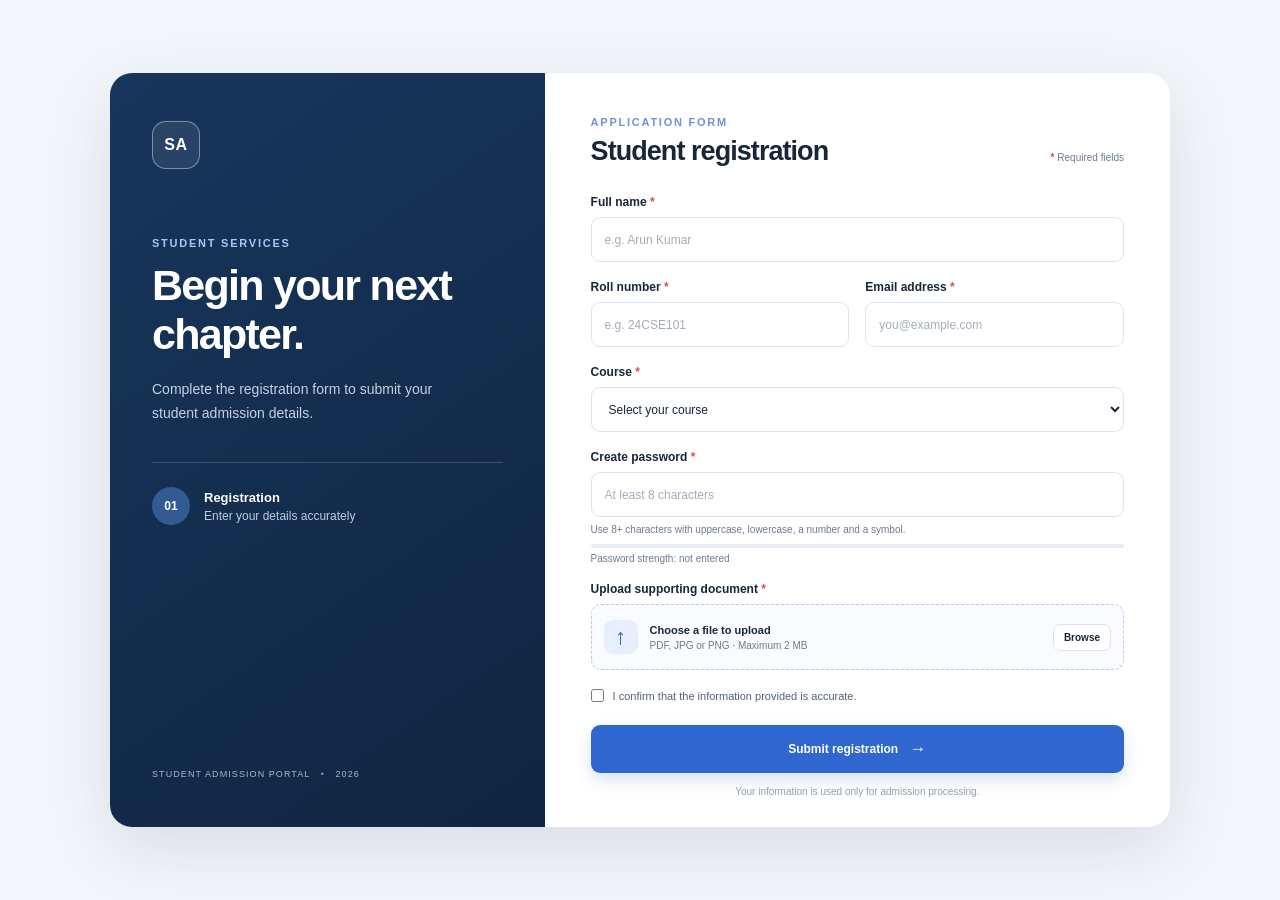
<file: index.html>
<!DOCTYPE html>
<html lang="en">
<head>
  <meta charset="UTF-8">
  <meta name="viewport" content="width=device-width, initial-scale=1.0">
  <title>Student Admission Portal</title>
  <link rel="stylesheet" href="assets/style.css">
</head>
<body>
  <main class="page-shell">
    <section class="intro">
      <div class="brand-mark" aria-hidden="true">SA</div>
      <p class="eyebrow">STUDENT SERVICES</p>
      <h1>Begin your next chapter.</h1>
      <p class="intro-copy">Complete the registration form to submit your student admission details.</p>
      <div class="steps"><span class="step-number">01</span><span><strong>Registration</strong><small>Enter your details accurately</small></span></div>
      <div class="intro-footer">STUDENT ADMISSION PORTAL <span>•</span> 2026</div>
    </section>

    <section class="form-panel" aria-labelledby="form-title">
      <div class="form-heading"><div><p class="eyebrow">APPLICATION FORM</p><h2 id="form-title">Student registration</h2></div><span class="required-note"><b>*</b> Required fields</span></div>
      <form id="registrationForm" action="php/register.php" method="post" enctype="multipart/form-data" novalidate>
        <div class="field-grid">
          <div class="field full"><label for="fullName">Full name <b>*</b></label><input id="fullName" name="full_name" type="text" placeholder="e.g. Arun Kumar" autocomplete="name" required><small class="error" id="nameError"></small></div>
          <div class="field"><label for="rollNumber">Roll number <b>*</b></label><input id="rollNumber" name="roll_number" type="text" placeholder="e.g. 24CSE101" required><small class="error" id="rollError"></small></div>
          <div class="field"><label for="email">Email address <b>*</b></label><input id="email" name="email" type="email" placeholder="you@example.com" autocomplete="email" required><small class="error" id="emailError"></small></div>
          <div class="field full"><label for="course">Course <b>*</b></label><select id="course" name="course" required><option value="">Select your course</option><option value="B.E. Computer Science and Engineering">B.E. Computer Science and Engineering</option><option value="B.E. Electronics and Communication Engineering">B.E. Electronics and Communication Engineering</option><option value="B.Tech Information Technology">B.Tech Information Technology</option><option value="B.Tech Artificial Intelligence and Data Science">B.Tech Artificial Intelligence and Data Science</option><option value="B.E. Mechanical Engineering">B.E. Mechanical Engineering</option></select><small class="error" id="courseError"></small></div>
          <div class="field full"><label for="password">Create password <b>*</b></label><input id="password" name="password" type="password" placeholder="At least 8 characters" autocomplete="new-password" required><div class="password-hint">Use 8+ characters with uppercase, lowercase, a number and a symbol.</div><div class="strength-track"><span id="strengthBar"></span></div><small id="strengthText" class="strength-text">Password strength: not entered</small><small class="error" id="passwordError"></small></div>
          <div class="field full"><label for="document">Upload supporting document <b>*</b></label><label class="upload-box" for="document"><span class="upload-icon">↑</span><span><strong id="fileLabel">Choose a file to upload</strong><small>PDF, JPG or PNG · Maximum 2 MB</small></span><span class="browse">Browse</span></label><input class="file-input" id="document" name="document" type="file" accept=".pdf,.jpg,.jpeg,.png" required><small class="error" id="fileError"></small></div>
        </div>
        <label class="terms"><input id="agree" type="checkbox" required><span>I confirm that the information provided is accurate.</span></label>
        <small class="error" id="agreeError"></small>
        <button class="submit-btn" type="submit">Submit registration <span aria-hidden="true">→</span></button>
        <p id="formMessage" class="form-message" role="status" aria-live="polite"></p>
        <p class="privacy-note">Your information is used only for admission processing.</p>
      </form>
    </section>
  </main>
  <script src="assets/script.js"></script>
</body>
</html>
</file>
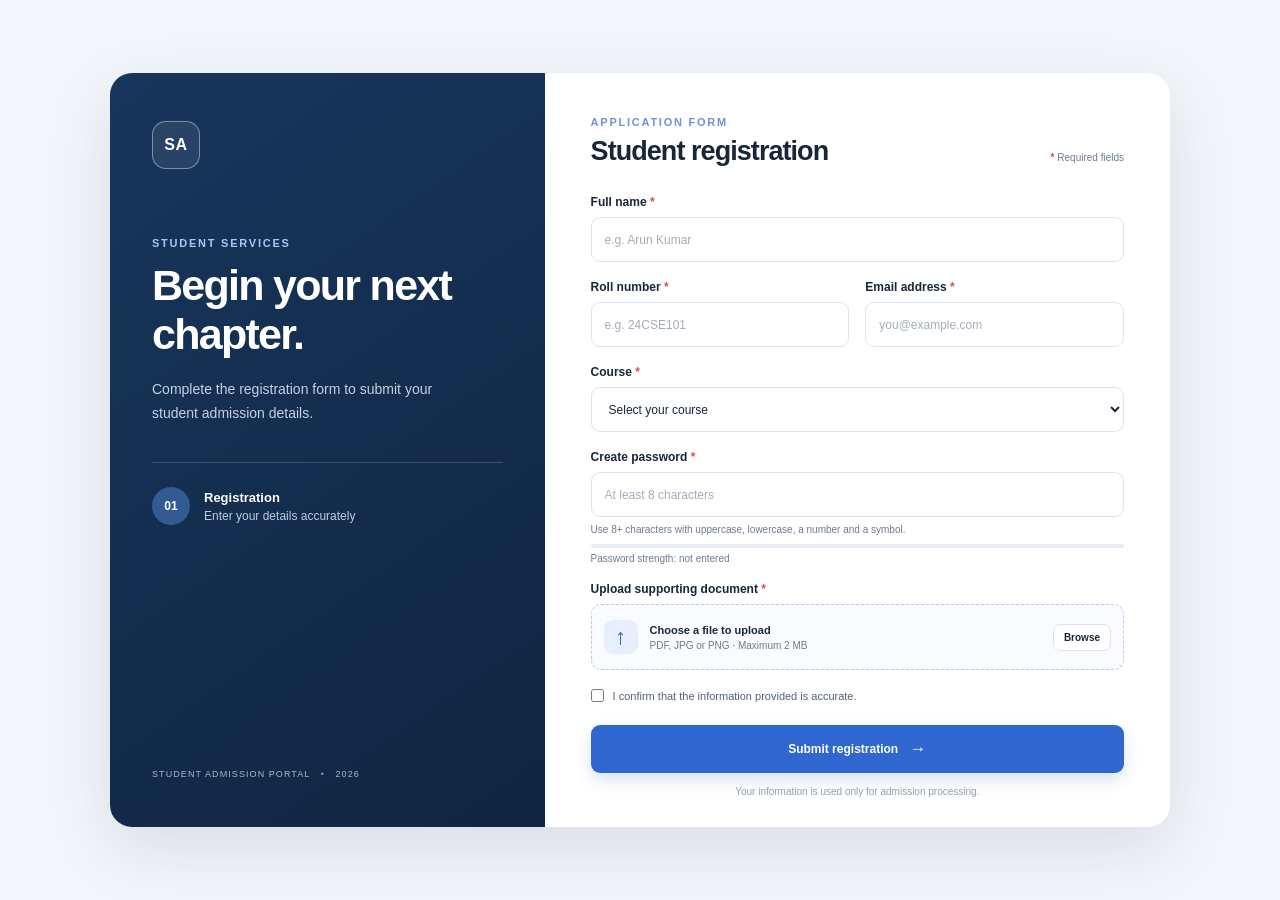
<file: servlet-version/src/main/webapp/index.html>
<!DOCTYPE html>
<html lang="en">
<head>
  <meta charset="UTF-8">
  <meta name="viewport" content="width=device-width, initial-scale=1.0">
  <title>Student Admission Portal</title>
  <link rel="stylesheet" href="assets/style.css">
</head>
<body>
  <main class="page-shell">
    <section class="intro">
      <div class="brand-mark" aria-hidden="true">SA</div>
      <p class="eyebrow">STUDENT SERVICES</p>
      <h1>Begin your next chapter.</h1>
      <p class="intro-copy">Complete the registration form to submit your student admission details.</p>
      <div class="steps"><span class="step-number">01</span><span><strong>Registration</strong><small>Enter your details accurately</small></span></div>
      <div class="intro-footer">STUDENT ADMISSION PORTAL <span>•</span> 2026</div>
    </section>

    <section class="form-panel" aria-labelledby="form-title">
      <div class="form-heading"><div><p class="eyebrow">APPLICATION FORM</p><h2 id="form-title">Student registration</h2></div><span class="required-note"><b>*</b> Required fields</span></div>
      <form id="registrationForm" action="register" method="post" enctype="multipart/form-data" novalidate>
        <div class="field-grid">
          <div class="field full"><label for="fullName">Full name <b>*</b></label><input id="fullName" name="full_name" type="text" placeholder="e.g. Arun Kumar" autocomplete="name" required><small class="error" id="nameError"></small></div>
          <div class="field"><label for="rollNumber">Roll number <b>*</b></label><input id="rollNumber" name="roll_number" type="text" placeholder="e.g. 24CSE101" required><small class="error" id="rollError"></small></div>
          <div class="field"><label for="email">Email address <b>*</b></label><input id="email" name="email" type="email" placeholder="you@example.com" autocomplete="email" required><small class="error" id="emailError"></small></div>
          <div class="field full"><label for="course">Course <b>*</b></label><select id="course" name="course" required><option value="">Select your course</option><option value="B.E. Computer Science and Engineering">B.E. Computer Science and Engineering</option><option value="B.E. Electronics and Communication Engineering">B.E. Electronics and Communication Engineering</option><option value="B.Tech Information Technology">B.Tech Information Technology</option><option value="B.Tech Artificial Intelligence and Data Science">B.Tech Artificial Intelligence and Data Science</option><option value="B.E. Mechanical Engineering">B.E. Mechanical Engineering</option></select><small class="error" id="courseError"></small></div>
          <div class="field full"><label for="password">Create password <b>*</b></label><input id="password" name="password" type="password" placeholder="At least 8 characters" autocomplete="new-password" required><div class="password-hint">Use 8+ characters with uppercase, lowercase, a number and a symbol.</div><div class="strength-track"><span id="strengthBar"></span></div><small id="strengthText" class="strength-text">Password strength: not entered</small><small class="error" id="passwordError"></small></div>
          <div class="field full"><label for="document">Upload supporting document <b>*</b></label><label class="upload-box" for="document"><span class="upload-icon">↑</span><span><strong id="fileLabel">Choose a file to upload</strong><small>PDF, JPG or PNG · Maximum 2 MB</small></span><span class="browse">Browse</span></label><input class="file-input" id="document" name="document" type="file" accept=".pdf,.jpg,.jpeg,.png" required><small class="error" id="fileError"></small></div>
        </div>
        <label class="terms"><input id="agree" type="checkbox" required><span>I confirm that the information provided is accurate.</span></label>
        <small class="error" id="agreeError"></small>
        <button class="submit-btn" type="submit">Submit registration <span aria-hidden="true">→</span></button>
        <p id="formMessage" class="form-message" role="status" aria-live="polite"></p>
        <p class="privacy-note">Your information is used only for admission processing.</p>
      </form>
    </section>
  </main>
  <script src="assets/script.js"></script>
</body>
</html>
</file>
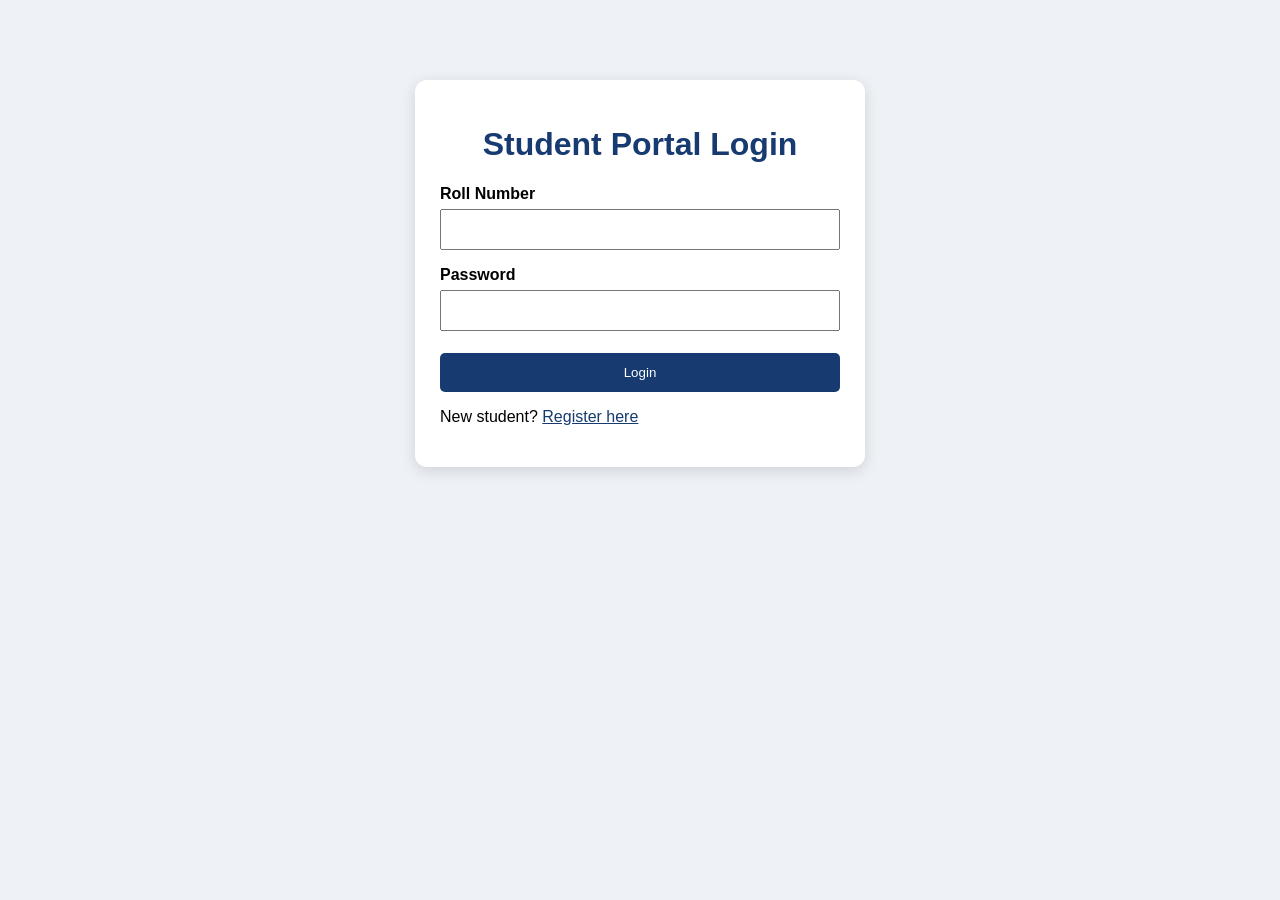
<file: servlet-version/src/main/webapp/login.html>
<!DOCTYPE html>
<html lang="en">
<head>
    <meta charset="UTF-8">
    <meta name="viewport" content="width=device-width, initial-scale=1">
    <title>Student Portal Login</title>
    <style>
        body {
            font-family: Arial, sans-serif;
            background: #eef2f7;
            margin: 0;
            padding: 30px 15px;
        }
        .container {
            max-width: 400px;
            margin: 50px auto;
            padding: 25px;
            background: white;
            border-radius: 12px;
            box-shadow: 0 4px 15px #0002;
        }
        h1 { text-align: center; color: #173b70; }
        label { display: block; margin-top: 16px; font-weight: bold; }
        input {
            box-sizing: border-box;
            width: 100%;
            padding: 11px;
            margin-top: 6px;
        }
        button {
            width: 100%;
            margin-top: 22px;
            padding: 12px;
            background: #173b70;
            color: white;
            border: 0;
            border-radius: 5px;
            cursor: pointer;
        }
        a { color: #173b70; }
    </style>
</head>
<body>
<div class="container">
    <h1>Student Portal Login</h1>

    <form action="login" method="post">
        <label for="roll_number">Roll Number</label>
        <input id="roll_number" name="roll_number"
               maxlength="20" required>

        <label for="password">Password</label>
        <input id="password" name="password"
               type="password" required>

        <button type="submit">Login</button>
    </form>

    <p>New student? <a href="index.html">Register here</a></p>
</div>
</body>
</html>
</file>
<file: assets/style.css>
/* Base styles and color palette */
:root{--navy:#142b4a;--blue:#2f66d0;--pale:#edf3fc;--ink:#18263a;--muted:#6d7a8c;--line:#dce3ed;--danger:#c0392b;--success:#218653}
*{box-sizing:border-box}body{margin:0;min-height:100vh;background:#f3f6fa;color:var(--ink);font-family:Inter,"Segoe UI",Arial,sans-serif;display:grid;place-items:center;padding:34px 18px}.page-shell{width:min(1060px,100%);display:grid;grid-template-columns:.82fr 1.18fr;background:#fff;border-radius:22px;overflow:hidden;box-shadow:0 22px 70px rgba(22,44,78,.12)}
.intro{position:relative;background:linear-gradient(145deg,#17365c,#102541);color:#fff;padding:48px 42px;display:flex;flex-direction:column;min-height:680px}.brand-mark{width:48px;height:48px;border:1px solid rgba(255,255,255,.4);border-radius:14px;display:grid;place-items:center;font-weight:800;letter-spacing:.04em;background:rgba(255,255,255,.08)}.eyebrow{font-size:11px;font-weight:800;letter-spacing:.16em;color:#6e91d8;margin:0 0 12px}.intro .eyebrow{margin-top:68px;color:#a9c6ff}.intro h1{font-size:clamp(32px,3.5vw,43px);line-height:1.13;letter-spacing:-.04em;margin:0;max-width:340px}.intro-copy{color:#c5d1e2;line-height:1.7;font-size:14px;max-width:310px;margin:20px 0 36px}.steps{display:flex;align-items:center;gap:14px;border-top:1px solid rgba(255,255,255,.18);padding-top:24px}.step-number{width:38px;height:38px;border-radius:50%;display:grid;place-items:center;background:#315b91;color:#fff;font-size:12px;font-weight:800}.steps strong,.steps small{display:block}.steps strong{font-size:13px}.steps small{font-size:12px;color:#bdcce0;margin-top:4px}.intro-footer{margin-top:auto;font-size:9px;letter-spacing:.12em;color:#a8b9ce}.intro-footer span{padding:0 7px;color:#76a2ef}
.form-panel{padding:43px 46px 30px}.form-heading{display:flex;align-items:flex-end;justify-content:space-between;gap:12px;margin-bottom:28px}.form-heading .eyebrow{margin-bottom:8px}.form-heading h2{font-size:27px;letter-spacing:-.035em;margin:0}.required-note{font-size:10px;color:var(--muted);white-space:nowrap;padding-bottom:4px}.required-note b,label b{color:#d94e4e}.field-grid{display:grid;grid-template-columns:1fr 1fr;gap:18px 16px}.field{min-width:0}.field.full{grid-column:1/-1}.field>label:not(.upload-box){display:block;font-size:12px;font-weight:700;margin-bottom:8px}.field input:not([type=file]),.field select{width:100%;height:45px;border:1px solid var(--line);border-radius:9px;background:#fff;padding:0 13px;font:inherit;font-size:12px;color:var(--ink);outline:none;transition:border-color .18s,box-shadow .18s}.field input:focus,.field select:focus{border-color:var(--blue);box-shadow:0 0 0 3px rgba(47,102,208,.1)}input::placeholder{color:#a3adba}.field.invalid input:not([type=file]),.field.invalid select{border-color:var(--danger);background:#fffafa}.error{display:block;color:var(--danger);font-size:11px;min-height:0;margin-top:5px}.error:empty{display:none}.password-hint{font-size:10px;color:var(--muted);margin:7px 0}.strength-track{height:4px;background:#e8edf4;border-radius:5px;overflow:hidden;margin-top:9px}.strength-track span{display:block;height:100%;width:0;background:#d94e4e;transition:width .2s,background .2s}.strength-text{display:block;font-size:10px;color:var(--muted);margin-top:5px}.upload-box{min-height:66px;border:1px dashed #b8c8df;border-radius:10px;display:flex;align-items:center;gap:12px;padding:12px;background:#f9fbff;cursor:pointer}.upload-icon{width:34px;height:34px;display:grid;place-items:center;border-radius:9px;background:#e7efff;color:var(--blue);font-size:22px}.upload-box strong,.upload-box small{display:block}.upload-box strong{font-size:11px}.upload-box small{font-size:10px;color:var(--muted);margin-top:4px}.browse{margin-left:auto;border:1px solid var(--line);border-radius:7px;padding:7px 10px;font-size:10px;font-weight:700;background:#fff}.file-input{position:absolute;width:1px;height:1px;opacity:0;overflow:hidden}.file-input:focus-visible+.error{outline:2px solid var(--blue)}.terms{display:flex;align-items:flex-start;gap:9px;margin-top:18px;font-size:11px;color:#536174;line-height:1.5}.terms input{accent-color:var(--blue);margin:1px 0 0}.submit-btn{width:100%;height:48px;margin-top:20px;border:0;border-radius:9px;background:var(--blue);color:white;font-size:12px;font-weight:800;cursor:pointer;box-shadow:0 7px 16px rgba(47,102,208,.18);transition:background .2s,transform .2s}.submit-btn:hover{background:#2455b6;transform:translateY(-1px)}.submit-btn span{margin-left:8px;font-size:17px;vertical-align:-1px}.form-message{font-size:12px;text-align:center;margin:10px 0 0}.form-message.success{color:var(--success)}.form-message.error-message{color:var(--danger)}.privacy-note{text-align:center;font-size:10px;color:#929eac;margin:13px 0 0}
@media(max-width:760px){body{padding:14px}.page-shell{grid-template-columns:1fr;border-radius:16px}.intro{min-height:auto;padding:28px 26px}.intro .eyebrow{margin-top:25px}.intro h1{font-size:32px}.intro-copy{margin:12px 0 22px}.steps{padding-top:16px}.intro-footer{margin-top:24px}.form-panel{padding:30px 25px}.form-heading h2{font-size:24px}}
@media(max-width:420px){.field-grid{grid-template-columns:1fr}.field.full{grid-column:auto}.form-heading{align-items:flex-start;flex-direction:column}.required-note{padding:0}.form-panel{padding:25px 18px}.intro{padding:24px 20px}}
</file>
<file: servlet-version/src/main/webapp/assets/style.css>
/* Base styles and color palette */
:root{--navy:#142b4a;--blue:#2f66d0;--pale:#edf3fc;--ink:#18263a;--muted:#6d7a8c;--line:#dce3ed;--danger:#c0392b;--success:#218653}
*{box-sizing:border-box}body{margin:0;min-height:100vh;background:#f3f6fa;color:var(--ink);font-family:Inter,"Segoe UI",Arial,sans-serif;display:grid;place-items:center;padding:34px 18px}.page-shell{width:min(1060px,100%);display:grid;grid-template-columns:.82fr 1.18fr;background:#fff;border-radius:22px;overflow:hidden;box-shadow:0 22px 70px rgba(22,44,78,.12)}
.intro{position:relative;background:linear-gradient(145deg,#17365c,#102541);color:#fff;padding:48px 42px;display:flex;flex-direction:column;min-height:680px}.brand-mark{width:48px;height:48px;border:1px solid rgba(255,255,255,.4);border-radius:14px;display:grid;place-items:center;font-weight:800;letter-spacing:.04em;background:rgba(255,255,255,.08)}.eyebrow{font-size:11px;font-weight:800;letter-spacing:.16em;color:#6e91d8;margin:0 0 12px}.intro .eyebrow{margin-top:68px;color:#a9c6ff}.intro h1{font-size:clamp(32px,3.5vw,43px);line-height:1.13;letter-spacing:-.04em;margin:0;max-width:340px}.intro-copy{color:#c5d1e2;line-height:1.7;font-size:14px;max-width:310px;margin:20px 0 36px}.steps{display:flex;align-items:center;gap:14px;border-top:1px solid rgba(255,255,255,.18);padding-top:24px}.step-number{width:38px;height:38px;border-radius:50%;display:grid;place-items:center;background:#315b91;color:#fff;font-size:12px;font-weight:800}.steps strong,.steps small{display:block}.steps strong{font-size:13px}.steps small{font-size:12px;color:#bdcce0;margin-top:4px}.intro-footer{margin-top:auto;font-size:9px;letter-spacing:.12em;color:#a8b9ce}.intro-footer span{padding:0 7px;color:#76a2ef}
.form-panel{padding:43px 46px 30px}.form-heading{display:flex;align-items:flex-end;justify-content:space-between;gap:12px;margin-bottom:28px}.form-heading .eyebrow{margin-bottom:8px}.form-heading h2{font-size:27px;letter-spacing:-.035em;margin:0}.required-note{font-size:10px;color:var(--muted);white-space:nowrap;padding-bottom:4px}.required-note b,label b{color:#d94e4e}.field-grid{display:grid;grid-template-columns:1fr 1fr;gap:18px 16px}.field{min-width:0}.field.full{grid-column:1/-1}.field>label:not(.upload-box){display:block;font-size:12px;font-weight:700;margin-bottom:8px}.field input:not([type=file]),.field select{width:100%;height:45px;border:1px solid var(--line);border-radius:9px;background:#fff;padding:0 13px;font:inherit;font-size:12px;color:var(--ink);outline:none;transition:border-color .18s,box-shadow .18s}.field input:focus,.field select:focus{border-color:var(--blue);box-shadow:0 0 0 3px rgba(47,102,208,.1)}input::placeholder{color:#a3adba}.field.invalid input:not([type=file]),.field.invalid select{border-color:var(--danger);background:#fffafa}.error{display:block;color:var(--danger);font-size:11px;min-height:0;margin-top:5px}.error:empty{display:none}.password-hint{font-size:10px;color:var(--muted);margin:7px 0}.strength-track{height:4px;background:#e8edf4;border-radius:5px;overflow:hidden;margin-top:9px}.strength-track span{display:block;height:100%;width:0;background:#d94e4e;transition:width .2s,background .2s}.strength-text{display:block;font-size:10px;color:var(--muted);margin-top:5px}.upload-box{min-height:66px;border:1px dashed #b8c8df;border-radius:10px;display:flex;align-items:center;gap:12px;padding:12px;background:#f9fbff;cursor:pointer}.upload-icon{width:34px;height:34px;display:grid;place-items:center;border-radius:9px;background:#e7efff;color:var(--blue);font-size:22px}.upload-box strong,.upload-box small{display:block}.upload-box strong{font-size:11px}.upload-box small{font-size:10px;color:var(--muted);margin-top:4px}.browse{margin-left:auto;border:1px solid var(--line);border-radius:7px;padding:7px 10px;font-size:10px;font-weight:700;background:#fff}.file-input{position:absolute;width:1px;height:1px;opacity:0;overflow:hidden}.file-input:focus-visible+.error{outline:2px solid var(--blue)}.terms{display:flex;align-items:flex-start;gap:9px;margin-top:18px;font-size:11px;color:#536174;line-height:1.5}.terms input{accent-color:var(--blue);margin:1px 0 0}.submit-btn{width:100%;height:48px;margin-top:20px;border:0;border-radius:9px;background:var(--blue);color:white;font-size:12px;font-weight:800;cursor:pointer;box-shadow:0 7px 16px rgba(47,102,208,.18);transition:background .2s,transform .2s}.submit-btn:hover{background:#2455b6;transform:translateY(-1px)}.submit-btn span{margin-left:8px;font-size:17px;vertical-align:-1px}.form-message{font-size:12px;text-align:center;margin:10px 0 0}.form-message.success{color:var(--success)}.form-message.error-message{color:var(--danger)}.privacy-note{text-align:center;font-size:10px;color:#929eac;margin:13px 0 0}
@media(max-width:760px){body{padding:14px}.page-shell{grid-template-columns:1fr;border-radius:16px}.intro{min-height:auto;padding:28px 26px}.intro .eyebrow{margin-top:25px}.intro h1{font-size:32px}.intro-copy{margin:12px 0 22px}.steps{padding-top:16px}.intro-footer{margin-top:24px}.form-panel{padding:30px 25px}.form-heading h2{font-size:24px}}
@media(max-width:420px){.field-grid{grid-template-columns:1fr}.field.full{grid-column:auto}.form-heading{align-items:flex-start;flex-direction:column}.required-note{padding:0}.form-panel{padding:25px 18px}.intro{padding:24px 20px}}
</file>
